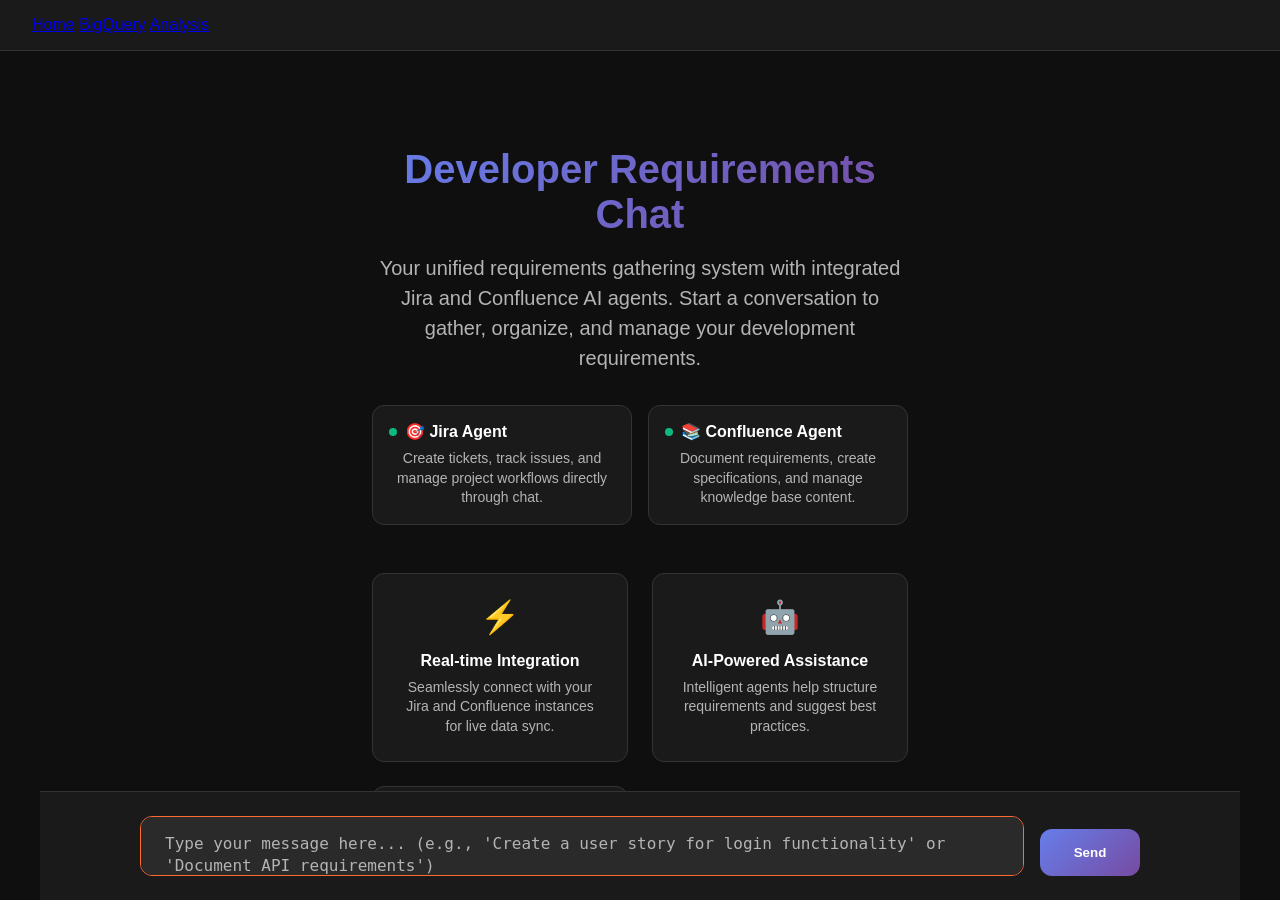
<file: index.html>
<!DOCTYPE html>
<html lang="en">
<head>
    <meta charset="UTF-8">
    <meta name="viewport" content="width=device-width, initial-scale=1.0">
    <title>Developer Requirements Chat</title>
    <style>
        /* Reset and base styles */
        * {
            margin: 0;
            padding: 0;
            box-sizing: border-box;
        }

        :root {
            --bg-primary: #0f0f0f;
            --bg-secondary: #1a1a1a;
            --bg-tertiary: #2a2a2a;
            --text-primary: #ffffff;
            --text-secondary: #b4b4b4;
            --accent: #ff6b35;
            --accent-hover: #ff8559;
            --border: #333333;
            --success: #10b981;
            --warning: #f59e0b;
            --error: #ef4444;
            --gradient: linear-gradient(135deg, #667eea 0%, #764ba2 100%);
            --shadow: 0 10px 25px rgba(0,0,0,0.3);
        }

        body {
            font-family: -apple-system, BlinkMacSystemFont, 'Segoe UI', 'Roboto', sans-serif;
            background: var(--bg-primary);
            color: var(--text-primary);
            height: 100vh;
            overflow: hidden;
            display: flex;
            flex-direction: column;
        }

        /* Header */
        .app-header {
            background: var(--bg-secondary);
            border-bottom: 1px solid var(--border);
            padding: 1rem 2rem;
            display: flex;
            align-items: center;
            justify-content: space-between;
            z-index: 100;
        }

        .header-left {
            display: flex;
            align-items: center;
            gap: 1rem;
        }

        .logo {
            font-size: 1.5rem;
            font-weight: bold;
            background: var(--gradient);
            -webkit-background-clip: text;
            -webkit-text-fill-color: transparent;
            background-clip: text;
        }

        .header-right {
            display: flex;
            align-items: center;
            gap: 1rem;
        }

        .status-indicator {
            display: flex;
            align-items: center;
            gap: 0.5rem;
            padding: 0.5rem 1rem;
            background: var(--bg-tertiary);
            border-radius: 20px;
            font-size: 0.875rem;
        }

        .status-dot {
            width: 8px;
            height: 8px;
            border-radius: 50%;
            background: var(--success);
            animation: pulse 2s infinite;
        }

        @keyframes pulse {
            0%, 100% { opacity: 1; }
            50% { opacity: 0.5; }
        }

        /* Main Chat Container */
        .chat-container {
            flex: 1;
            display: flex;
            flex-direction: column;
            max-width: 1200px;
            margin: 0 auto;
            width: 100%;
            height: calc(100vh - 80px);
        }

        /* Messages Area */
        .chat-messages {
            flex: 1;
            overflow-y: auto;
            padding: 2rem;
            scrollbar-width: thin;
            scrollbar-color: var(--border) transparent;
        }

        .chat-messages::-webkit-scrollbar {
            width: 6px;
        }

        .chat-messages::-webkit-scrollbar-track {
            background: transparent;
        }

        .chat-messages::-webkit-scrollbar-thumb {
            background: var(--border);
            border-radius: 3px;
        }

        .message {
            margin-bottom: 1.5rem;
            animation: fadeInUp 0.3s ease-out;
        }

        @keyframes fadeInUp {
            from {
                opacity: 0;
                transform: translateY(20px);
            }
            to {
                opacity: 1;
                transform: translateY(0);
            }
        }

        .message-header {
            display: flex;
            align-items: center;
            gap: 0.5rem;
            margin-bottom: 0.5rem;
        }

        .message-avatar {
            width: 32px;
            height: 32px;
            border-radius: 50%;
            display: flex;
            align-items: center;
            justify-content: center;
            font-weight: bold;
            font-size: 0.875rem;
        }

        .user-avatar {
            background: var(--gradient);
            color: white;
        }

        .bot-avatar {
            background: var(--bg-tertiary);
            color: var(--accent);
        }

        .message-sender {
            font-weight: 600;
            font-size: 0.875rem;
        }

        .message-time {
            font-size: 0.75rem;
            color: var(--text-secondary);
        }

        .message-content {
            background: var(--bg-secondary);
            padding: 1rem 1.5rem;
            border-radius: 12px;
            border-left: 3px solid var(--accent);
            line-height: 1.6;
            position: relative;
        }

        .user-message .message-content {
            background: var(--bg-tertiary);
            border-left-color: var(--gradient);
        }

        .system-message {
            text-align: center;
            margin: 2rem 0;
        }

        .system-message .message-content {
            display: inline-block;
            background: var(--bg-tertiary);
            border-left: none;
            border-radius: 20px;
            padding: 0.5rem 1rem;
            font-size: 0.875rem;
            color: var(--text-secondary);
        }

        /* Agent Integration Cards */
        .agent-cards {
            display: flex;
            gap: 1rem;
            margin: 1rem 0;
            flex-wrap: wrap;
        }

        .agent-card {
            background: var(--bg-secondary);
            border: 1px solid var(--border);
            border-radius: 12px;
            padding: 1rem;
            flex: 1;
            min-width: 200px;
            transition: all 0.2s ease;
            cursor: pointer;
        }

        .agent-card:hover {
            border-color: var(--accent);
            transform: translateY(-2px);
            box-shadow: var(--shadow);
        }

        .agent-card.active {
            border-color: var(--accent);
            background: linear-gradient(135deg, rgba(255, 107, 53, 0.1) 0%, rgba(118, 75, 162, 0.1) 100%);
        }

        .agent-title {
            font-weight: 600;
            margin-bottom: 0.5rem;
            display: flex;
            align-items: center;
            gap: 0.5rem;
        }

        .agent-status {
            width: 8px;
            height: 8px;
            border-radius: 50%;
            background: var(--success);
        }

        .agent-description {
            font-size: 0.875rem;
            color: var(--text-secondary);
            line-height: 1.4;
        }

        /* Input Area */
        .chat-input-container {
            padding: 1.5rem 2rem;
            background: var(--bg-secondary);
            border-top: 1px solid var(--border);
        }

        .input-wrapper {
            display: flex;
            gap: 1rem;
            align-items: end;
            max-width: 1000px;
            margin: 0 auto;
        }

        .chat-input {
            flex: 1;
            background: var(--bg-tertiary);
            border: 1px solid var(--border);
            border-radius: 12px;
            padding: 1rem 1.5rem;
            color: var(--text-primary);
            font-size: 1rem;
            line-height: 1.4;
            resize: none;
            min-height: 60px;
            max-height: 200px;
            transition: border-color 0.2s ease;
        }

        .chat-input:focus {
            outline: none;
            border-color: var(--accent);
        }

        .chat-input::placeholder {
            color: var(--text-secondary);
        }

        .send-button {
            background: var(--gradient);
            color: white;
            border: none;
            border-radius: 12px;
            padding: 1rem 1.5rem;
            font-weight: 600;
            cursor: pointer;
            transition: all 0.2s ease;
            display: flex;
            align-items: center;
            gap: 0.5rem;
            min-width: 100px;
            justify-content: center;
        }

        .send-button:hover {
            transform: translateY(-2px);
            box-shadow: var(--shadow);
        }

        .send-button:disabled {
            opacity: 0.5;
            cursor: not-allowed;
            transform: none;
        }

        /* Loading Animation */
        .typing-indicator {
            display: flex;
            gap: 4px;
            padding: 1rem;
        }

        .typing-dot {
            width: 8px;
            height: 8px;
            background: var(--accent);
            border-radius: 50%;
            animation: typing 1.4s infinite;
        }

        .typing-dot:nth-child(2) { animation-delay: 0.2s; }
        .typing-dot:nth-child(3) { animation-delay: 0.4s; }

        @keyframes typing {
            0%, 60%, 100% { transform: translateY(0); }
            30% { transform: translateY(-10px); }
        }

        /* Welcome Screen */
        .welcome-screen {
            text-align: center;
            padding: 4rem 2rem;
            max-width: 600px;
            margin: 0 auto;
        }

        .welcome-title {
            font-size: 2.5rem;
            font-weight: bold;
            margin-bottom: 1rem;
            background: var(--gradient);
            -webkit-background-clip: text;
            -webkit-text-fill-color: transparent;
            background-clip: text;
        }

        .welcome-subtitle {
            font-size: 1.25rem;
            color: var(--text-secondary);
            margin-bottom: 2rem;
            line-height: 1.5;
        }

        .feature-grid {
            display: grid;
            grid-template-columns: repeat(auto-fit, minmax(250px, 1fr));
            gap: 1.5rem;
            margin-top: 3rem;
        }

        .feature-card {
            background: var(--bg-secondary);
            border: 1px solid var(--border);
            border-radius: 12px;
            padding: 1.5rem;
            transition: all 0.2s ease;
        }

        .feature-card:hover {
            border-color: var(--accent);
            transform: translateY(-2px);
        }

        .feature-icon {
            font-size: 2rem;
            margin-bottom: 1rem;
        }

        .feature-title {
            font-weight: 600;
            margin-bottom: 0.5rem;
        }

        .feature-description {
            color: var(--text-secondary);
            font-size: 0.875rem;
            line-height: 1.4;
        }

        /* Responsive Design */
        @media (max-width: 768px) {
            .app-header {
                padding: 1rem;
            }
            
            .chat-messages {
                padding: 1rem;
            }
            
            .chat-input-container {
                padding: 1rem;
            }
            
            .agent-cards {
                flex-direction: column;
            }
            
            .welcome-title {
                font-size: 2rem;
            }
            
            .feature-grid {
                grid-template-columns: 1fr;
            }
        }
    </style>
</head>
<body>
    <header class="app-header">
        <nav>
            <a href="index.html">Home</a>
            <a href="query.html">BigQuery</a>
            <a href="analysis.html">Analysis</a>
        </nav>
    </header>

    <main class="chat-container">
        <div class="chat-messages" id="chatMessages">
            <div class="welcome-screen">
                <h1 class="welcome-title">Developer Requirements Chat</h1>
                <p class="welcome-subtitle">
                    Your unified requirements gathering system with integrated Jira and Confluence AI agents.
                    Start a conversation to gather, organize, and manage your development requirements.
                </p>
                
                <div class="agent-cards">
                    <div class="agent-card" id="jiraAgent">
                        <div class="agent-title">
                            <div class="agent-status"></div>
                            🎯 Jira Agent
                        </div>
                        <div class="agent-description">
                            Create tickets, track issues, and manage project workflows directly through chat.
                        </div>
                    </div>
                    <div class="agent-card" id="confluenceAgent">
                        <div class="agent-title">
                            <div class="agent-status"></div>
                            📚 Confluence Agent
                        </div>
                        <div class="agent-description">
                            Document requirements, create specifications, and manage knowledge base content.
                        </div>
                    </div>
                </div>

                <div class="feature-grid">
                    <div class="feature-card">
                        <div class="feature-icon">⚡</div>
                        <div class="feature-title">Real-time Integration</div>
                        <div class="feature-description">
                            Seamlessly connect with your Jira and Confluence instances for live data sync.
                        </div>
                    </div>
                    <div class="feature-card">
                        <div class="feature-icon">🤖</div>
                        <div class="feature-title">AI-Powered Assistance</div>
                        <div class="feature-description">
                            Intelligent agents help structure requirements and suggest best practices.
                        </div>
                    </div>
                    <div class="feature-card">
                        <div class="feature-icon">📋</div>
                        <div class="feature-title">Requirement Management</div>
                        <div class="feature-description">
                            Organize, prioritize, and track requirements throughout the development lifecycle.
                        </div>
                    </div>
                </div>
            </div>
        </div>

        <div class="chat-input-container">
            <div class="input-wrapper">
                <textarea 
                    class="chat-input" 
                    id="chatInput" 
                    placeholder="Type your message here... (e.g., 'Create a user story for login functionality' or 'Document API requirements')"
                    rows="1"
                ></textarea>
                <button class="send-button" id="sendButton">
                    <span>Send</span>
                </button>
            </div>
        </div>
    </main>

    <script>
        // Configuration
        const CONFIG = {
            jira: {
                url: 'https://your-domain.atlassian.net',
                apiToken: 'your-jira-api-token',
                email: 'your-email@example.com'
            },
            confluence: {
                url: 'https://your-domain.atlassian.net/wiki',
                apiToken: 'your-confluence-api-token',
                email: 'your-email@example.com'
            }
        };

        // DOM Elements
        const chatMessages = document.getElementById('chatMessages');
        const chatInput = document.getElementById('chatInput');
        const sendButton = document.getElementById('sendButton');
        const jiraAgent = document.getElementById('jiraAgent');
        const confluenceAgent = document.getElementById('confluenceAgent');

        // State
        let activeAgents = new Set();
        let conversationHistory = [];

        // Initialize
        document.addEventListener('DOMContentLoaded', function() {
            initializeChat();
            setupEventListeners();
        });

        function initializeChat() {
            // Auto-resize textarea
            chatInput.addEventListener('input', function() {
                this.style.height = 'auto';
                this.style.height = Math.min(this.scrollHeight, 200) + 'px';
            });

            // Focus input on load
            chatInput.focus();
        }

        function setupEventListeners() {
            // Send message
            sendButton.addEventListener('click', sendMessage);
            chatInput.addEventListener('keydown', function(e) {
                if (e.key === 'Enter' && !e.shiftKey) {
                    e.preventDefault();
                    sendMessage();
                }
            });

            // Agent selection
            jiraAgent.addEventListener('click', () => toggleAgent('jira'));
            confluenceAgent.addEventListener('click', () => toggleAgent('confluence'));
        }

        function toggleAgent(agentType) {
            const card = document.getElementById(agentType + 'Agent');
            
            if (activeAgents.has(agentType)) {
                activeAgents.delete(agentType);
                card.classList.remove('active');
            } else {
                activeAgents.add(agentType);
                card.classList.add('active');
            }

            // Show system message about agent activation
            if (conversationHistory.length > 0) {
                const status = activeAgents.has(agentType) ? 'activated' : 'deactivated';
                addSystemMessage(`${agentType.charAt(0).toUpperCase() + agentType.slice(1)} agent ${status}`);
            }
        }

        async function sendMessage() {
            const message = chatInput.value.trim();
            if (!message) return;

            // Disable input while processing
            setInputState(false);

            // Add user message
            addMessage('user', 'You', message);
            
            // Clear input
            chatInput.value = '';
            chatInput.style.height = 'auto';

            // Show typing indicator
            showTypingIndicator();

            // Process message
            setTimeout(async () => {
                hideTypingIndicator();
                await processMessage(message);
                setInputState(true);
                chatInput.focus();
            }, 1000 + Math.random() * 2000);
        }

        function addMessage(type, sender, content, timestamp = new Date()) {
            // Remove welcome screen if this is the first message
            const welcomeScreen = document.querySelector('.welcome-screen');
            if (welcomeScreen && conversationHistory.length === 0) {
                welcomeScreen.style.display = 'none';
            }

            const messageDiv = document.createElement('div');
            messageDiv.className = `message ${type}-message`;

            const timeString = timestamp.toLocaleTimeString('en-US', { 
                hour: '2-digit', 
                minute: '2-digit' 
            });

            messageDiv.innerHTML = `
                <div class="message-header">
                    <div class="message-avatar ${type}-avatar">
                        ${type === 'user' ? '👤' : '🤖'}
                    </div>
                    <span class="message-sender">${sender}</span>
                    <span class="message-time">${timeString}</span>
                </div>
                <div class="message-content">${content}</div>
            `;

            chatMessages.appendChild(messageDiv);
            scrollToBottom();

            // Add to conversation history
            conversationHistory.push({ type, sender, content, timestamp });
        }

        function addSystemMessage(message) {
            const messageDiv = document.createElement('div');
            messageDiv.className = 'message system-message';
            messageDiv.innerHTML = `<div class="message-content">${message}</div>`;
            
            chatMessages.appendChild(messageDiv);
            scrollToBottom();
        }

        function showTypingIndicator() {
            const typingDiv = document.createElement('div');
            typingDiv.className = 'message bot-message';
            typingDiv.id = 'typingIndicator';
            
            typingDiv.innerHTML = `
                <div class="message-header">
                    <div class="message-avatar bot-avatar">🤖</div>
                    <span class="message-sender">AI Assistant</span>
                </div>
                <div class="message-content">
                    <div class="typing-indicator">
                        <div class="typing-dot"></div>
                        <div class="typing-dot"></div>
                        <div class="typing-dot"></div>
                    </div>
                </div>
            `;
            
            chatMessages.appendChild(typingDiv);
            scrollToBottom();
        }

        function hideTypingIndicator() {
            const typing = document.getElementById('typingIndicator');
            if (typing) typing.remove();
        }

        async function processMessage(message) {
            let response = await generateResponse(message);
            
            // Check if agents should be involved
            if (activeAgents.size === 0 && (
                message.toLowerCase().includes('jira') || 
                message.toLowerCase().includes('ticket') ||
                message.toLowerCase().includes('confluence') ||
                message.toLowerCase().includes('document')
            )) {
                const suggestion = suggestAgents(message);
                response += `\n\n${suggestion}`;
            }

            addMessage('bot', 'AI Assistant', response);

            // Process with active agents
            if (activeAgents.size > 0) {
                setTimeout(() => processWithAgents(message), 500);
            }
        }

        async function generateResponse(message) {
            // Simulate AI response generation
            const responses = {
                greeting: [
                    "Hello! I'm here to help you gather and organize your development requirements. How can I assist you today?",
                    "Hi there! I can help you create user stories, document requirements, and manage your development workflow. What would you like to work on?",
                    "Welcome! I'm ready to help you with requirements gathering, ticket creation, and documentation. What's on your mind?"
                ],
                requirements: [
                    "I can help you structure that requirement. Let me break it down into user stories and acceptance criteria.",
                    "That's a great requirement! I'll help you document this properly and suggest implementation considerations.",
                    "Let me help you refine this requirement and create the necessary documentation."
                ],
                technical: [
                    "I can help you document the technical specifications for this. Would you like me to create a technical design document?",
                    "That sounds like a complex feature. Let me help you break it down into manageable components and create the necessary tickets.",
                    "I'll help you outline the technical requirements and suggest an implementation approach."
                ],
                default: [
                    "I understand you want to work on this requirement. Let me help you organize and document it properly.",
                    "That's an interesting challenge! I can help you structure this into actionable items and documentation.",
                    "I'm here to help you refine and organize your development requirements. Let me assist you with this."
                ]
            };

            const lowerMessage = message.toLowerCase();
            let category = 'default';

            if (lowerMessage.includes('hello') || lowerMessage.includes('hi') || lowerMessage.includes('hey')) {
                category = 'greeting';
            } else if (lowerMessage.includes('requirement') || lowerMessage.includes('feature') || lowerMessage.includes('story')) {
                category = 'requirements';
            } else if (lowerMessage.includes('api') || lowerMessage.includes('database') || lowerMessage.includes('architecture')) {
                category = 'technical';
            }

            const categoryResponses = responses[category];
            return categoryResponses[Math.floor(Math.random() * categoryResponses.length)];
        }

        function suggestAgents(message) {
            const suggestions = [];
            
            if (message.toLowerCase().includes('ticket') || message.toLowerCase().includes('issue') || message.toLowerCase().includes('bug')) {
                suggestions.push("💡 Consider activating the **Jira Agent** to create and manage tickets");
            }
            
            if (message.toLowerCase().includes('document') || message.toLowerCase().includes('specification') || message.toLowerCase().includes('wiki')) {
                suggestions.push("💡 Consider activating the **Confluence Agent** to create documentation");
            }
            
            return suggestions.length > 0 ? suggestions.join('\n') : '';
        }

        async function processWithAgents(message) {
            for (const agent of activeAgents) {
                setTimeout(() => {
                    addMessage('bot', `${agent.charAt(0).toUpperCase() + agent.slice(1)} Agent`, 
                        getAgentResponse(agent, message));
                }, Math.random() * 1000);
            }
        }

        function getAgentResponse(agent, message) {
            const responses = {
                jira: [
                    "I've analyzed your request and can create the following Jira tickets:\n\n📋 **Epic**: Main feature development\n🎯 **Story**: User interface implementation\n🐛 **Task**: Backend API development\n\nWould you like me to create these tickets in your Jira instance?",
                    "Based on your requirements, I suggest creating a new epic with the following breakdown:\n\n• **User Story**: As a user, I want...\n• **Acceptance Criteria**: Defined success metrics\n• **Technical Tasks**: Implementation steps\n\nShall I proceed with ticket creation?",
                    "I can help you track this requirement in Jira. Here's what I recommend:\n\n✅ Create parent epic for overall feature\n✅ Break down into user stories\n✅ Add technical subtasks\n✅ Set priority and estimates\n\nReady to create these tickets?"
                ],
                confluence: [
                    "I can document this requirement in Confluence with the following structure:\n\n📖 **Requirements Document**\n• Functional specifications\n• Technical architecture\n• User acceptance criteria\n• Implementation timeline\n\nShould I create this documentation page?",
                    "Let me create a comprehensive Confluence page for this feature:\n\n🎯 **Feature Overview**\n🏗️ **Technical Design**\n👥 **User Stories**\n✅ **Acceptance Criteria**\n🔄 **Implementation Plan**\n\nWould you like me to generate this documentation?",
                    "I'll help you document this in Confluence with proper structure:\n\n• **Executive Summary**\n• **Detailed Requirements**\n• **Technical Specifications**\n• **Testing Strategy**\n• **Deployment Guide**\n\nShall I create the documentation template?"
                ]
            };

            const agentResponses = responses[agent];
            return agentResponses[Math.floor(Math.random() * agentResponses.length)];
        }

        function setInputState(enabled) {
            chatInput.disabled = !enabled;
            sendButton.disabled = !enabled;
            if (enabled) {
                chatInput.focus();
            }
        }

        function scrollToBottom() {
            chatMessages.scrollTop = chatMessages.scrollHeight;
        }

        // API Integration Functions (mock implementations)
        class JiraAgent {
            static async createTicket(data) {
                // Mock implementation - replace with actual Jira API calls
                return { success: true, key: 'DEV-' + Math.floor(Math.random() * 1000) };
            }
            
            static async searchTickets(query) {
                // Mock implementation
                return { issues: [] };
            }
        }

        class ConfluenceAgent {
            static async createPage(data) {
                // Mock implementation - replace with actual Confluence API calls
                return { success: true, id: Math.floor(Math.random() * 100000) };
            }
            
            static async searchPages(query) {
                // Mock implementation
                return { results: [] };
            }
        }

        // API Client utility functions
        class ApiClient {
            static async makeRequest(url, options = {}) {
                // Mock implementation - replace with actual API calls
                return new Promise(resolve => {
                    setTimeout(() => {
                        resolve({ success: true, data: {} });
                    }, 1000);
                });
            }
        }

        // Helper functions
        const helpers = {
            formatDate: (date) => date.toLocaleDateString(),
            generateId: () => Math.random().toString(36).substr(2, 9),
            sanitizeInput: (input) => input.replace(/<script\b[^<]*(?:(?!<\/script>)<[^<]*)*<\/script>/gi, '')
        };
    </script>
</body>
</html>
</file>
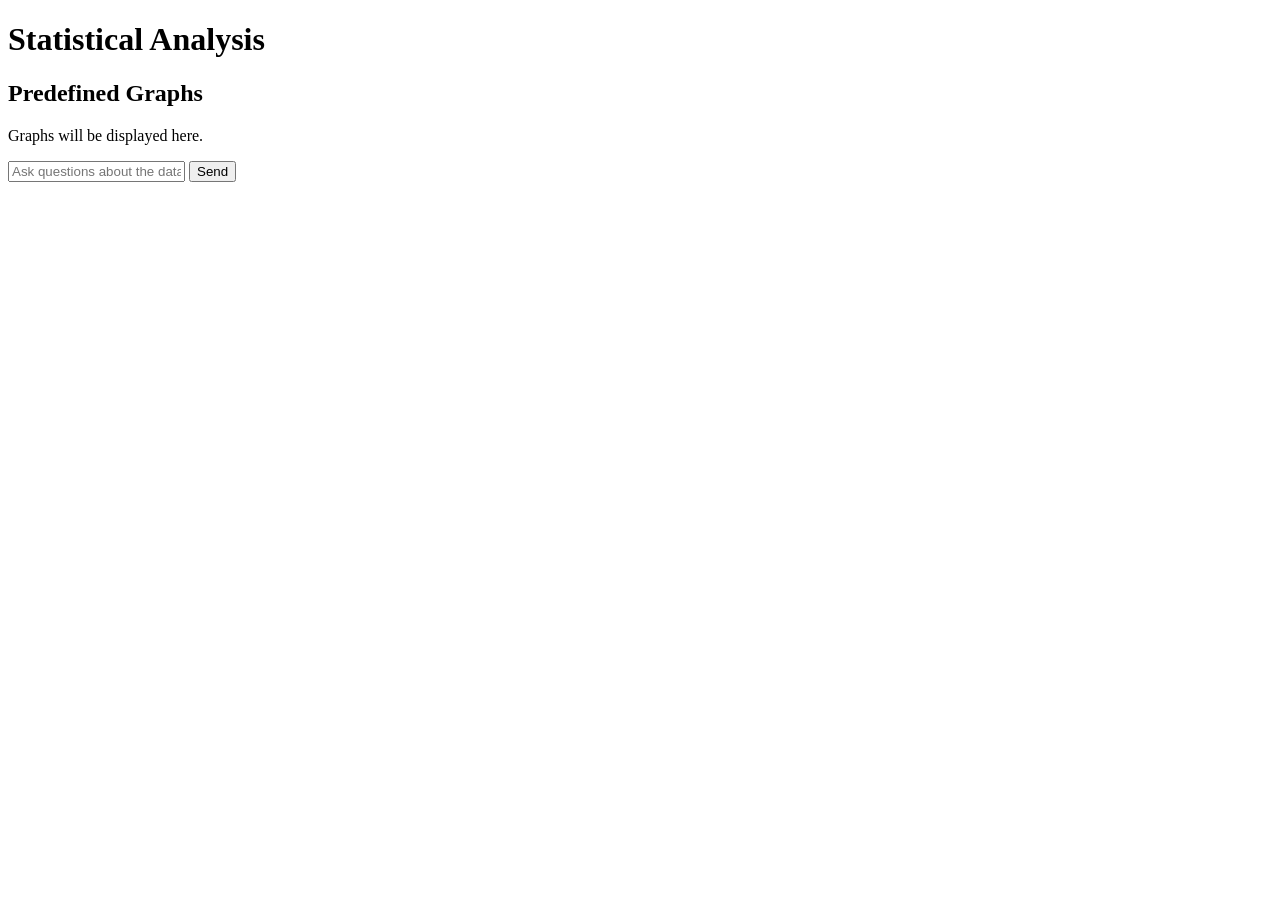
<file: analysis.html>
<!DOCTYPE html>
<html lang="en">
<head>
    <meta charset="UTF-8">
    <meta name="viewport" content="width=device-width, initial-scale=1.0">
    <title>Statistical Analysis</title>
    <link rel="stylesheet" href="styles/main.css">
</head>
<body>
    <header class="app-header">
        <!-- Header content -->
    </header>

    <main class="container">
        <h1>Statistical Analysis</h1>
        <div class="analysis-container">
            <div class="graphs-container">
                <!-- Predefined graphs will be rendered here -->
            </div>
            <div class="chat-container">
                <div class="chat-messages" id="chatMessages">
                    <!-- Messages populate here -->
                </div>
                <div class="chat-input-container">
                    <input type="text" id="chat-input" placeholder="Ask questions about the data...">
                    <button id="send-chat">Send</button>
                </div>
            </div>
        </div>
    </main>

    <script src="scripts/analysis.js"></script>
</body>
</html>
</file>
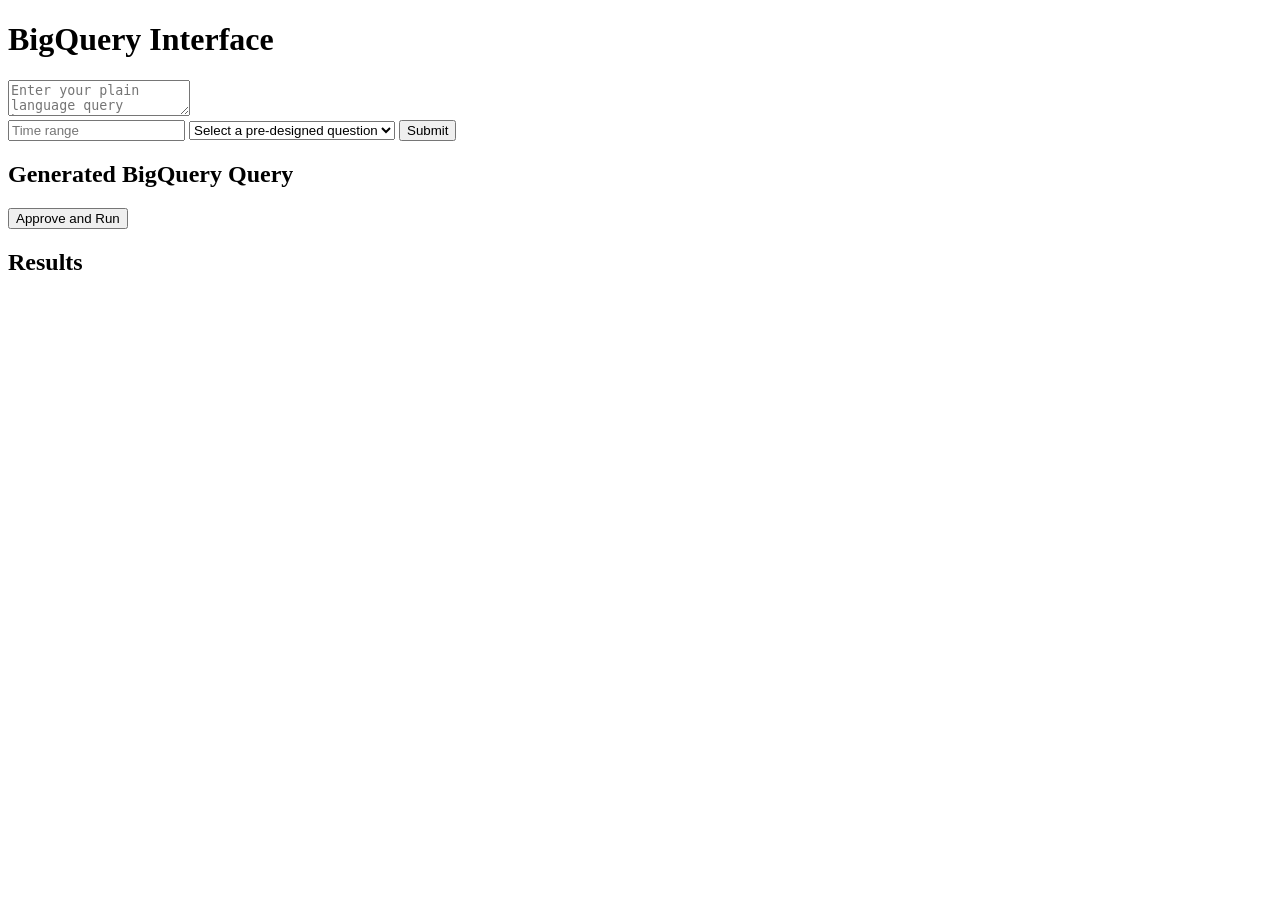
<file: query.html>
<!DOCTYPE html>
<html lang="en">
<head>
    <meta charset="UTF-8">
    <meta name="viewport" content="width=device-width, initial-scale=1.0">
    <title>BigQuery Interface</title>
    <link rel="stylesheet" href="styles/main.css">
</head>
<body>
    <header class="app-header">
        <!-- Header content -->
    </header>

    <main class="container">
        <h1>BigQuery Interface</h1>
        <div class="query-container">
            <textarea id="query-input" placeholder="Enter your plain language query here..."></textarea>
            <div class="query-options">
                <input type="text" id="time-range" placeholder="Time range">
                <select id="pre-designed-questions">
                    <option value="">Select a pre-designed question</option>
                    <option value="question1">Question 1</option>
                    <option value="question2">Question 2</option>
                </select>
                <button id="submit-query">Submit</button>
            </div>
        </div>
        <div class="generated-query">
            <h2>Generated BigQuery Query</h2>
            <pre id="generated-query-text"></pre>
            <button id="approve-query">Approve and Run</button>
        </div>
        <div class="results-container">
            <h2>Results</h2>
            <div id="results-table"></div>
        </div>
    </main>

    <script src="scripts/query.js"></script>
</body>
</html>
</file>
<file: styles/main.css>
/* Main CSS file */
</file>
